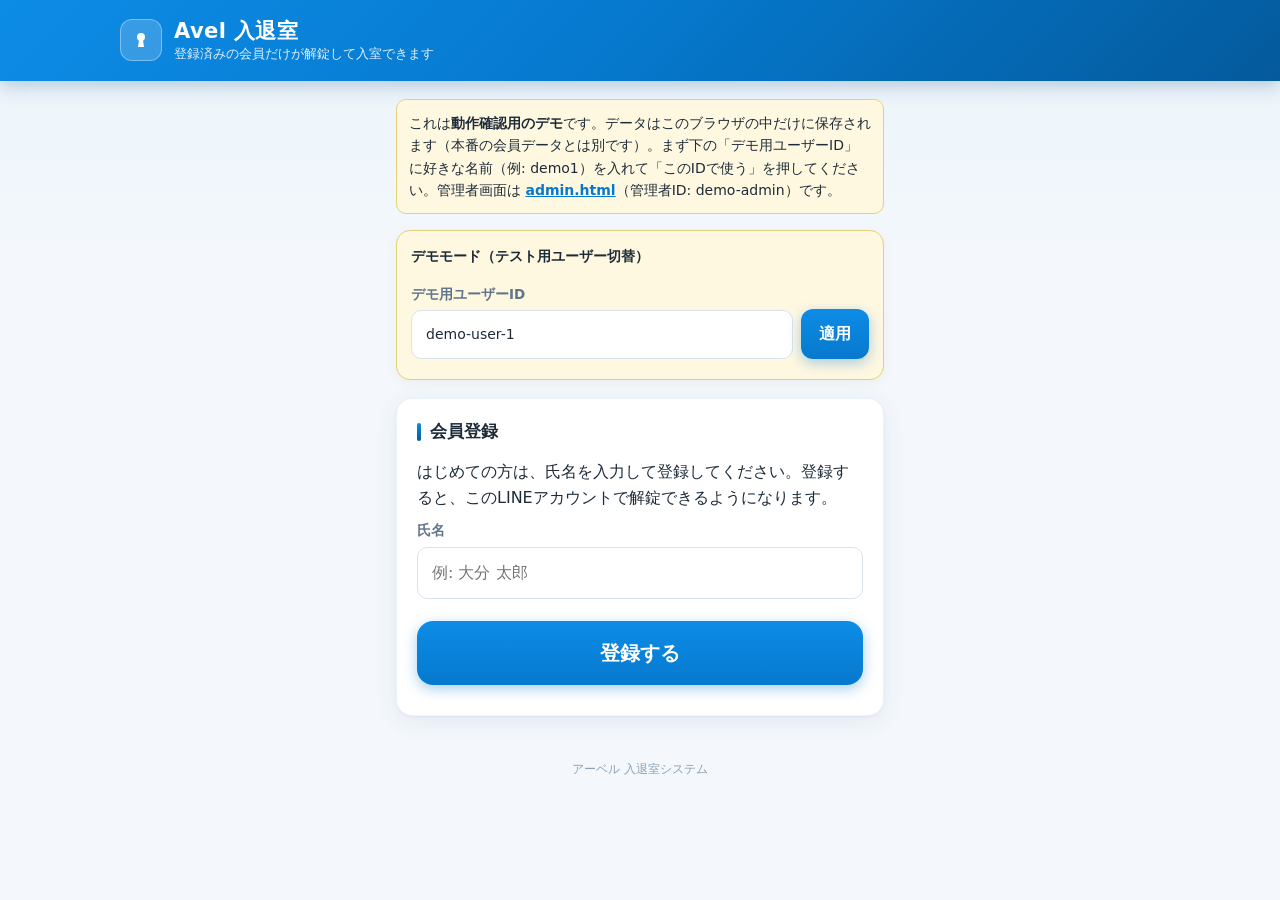
<file: index.html>
<!DOCTYPE html>
<html lang="ja">
<head>
<meta charset="UTF-8">
<meta name="viewport" content="width=device-width, initial-scale=1">
<title>アーベル 入退室</title>
<link rel="stylesheet" href="style.css">
<script src="https://static.line-scdn.net/liff/edge/2/sdk.js"></script>
</head>
<body>
<header class="app-header">
  <div class="brand">
    <span class="brand-mark" aria-hidden="true"><svg viewBox="0 0 24 24" fill="#fff"><circle cx="12" cy="9" r="4"/><path d="M10.1 11.6h3.8l1.1 7.4H9z"/></svg></span>
    <div>
      <h1>Avel 入退室</h1>
      <div class="subtitle">登録済みの会員だけが解錠して入室できます</div>
    </div>
  </div>
</header>

<main>
    <div class="static-demo-banner">これは<strong>動作確認用のデモ</strong>です。データはこのブラウザの中だけに保存されます（本番の会員データとは別です）。まず下の「デモ用ユーザーID」に好きな名前（例: demo1）を入れて「このIDで使う」を押してください。管理者画面は <a href="admin.html">admin.html</a>（管理者ID: demo-admin）です。</div>
  <!-- デモモード時のみ表示 -->
  <div id="demoBar" class="demo-bar hidden">
    <div class="title">デモモード（テスト用ユーザー切替）</div>
    <div class="inline-form">
      <div class="grow">
        <label for="demoUserId">デモ用ユーザーID</label>
        <input type="text" id="demoUserId" placeholder="例: demo-user-1">
      </div>
      <button id="demoApplyBtn" type="button">適用</button>
    </div>
  </div>

  <div id="message" class="message" role="alert"></div>

  <div id="loading" class="card">読み込み中…</div>

  <!-- 未登録時 -->
  <section id="registerView" class="card hidden">
    <h2>会員登録</h2>
    <p>はじめての方は、氏名を入力して登録してください。登録すると、このLINEアカウントで解錠できるようになります。</p>
    <label for="regName">氏名</label>
    <input type="text" id="regName" autocomplete="name" placeholder="例: 大分 太郎">
    <div class="actions">
      <button id="registerBtn" type="button" class="btn-big">登録する</button>
    </div>
  </section>

  <!-- 登録済み -->
  <div id="mainView" class="hidden">
    <section class="card">
      <h2><span id="memberName"></span> さん</h2>
      <div class="status-box">
        <div class="state" id="stateText">—</div>
        <div class="detail" id="stateDetail"></div>
      </div>
      <div id="eventModeNote" class="event-note hidden">イベントモード中：ドアが開いています。そのまま入室ボタンを押してください（解錠は行われません）</div>
      <button id="entryBtn" type="button" class="btn-big btn-entry"><svg class="btn-icon" viewBox="0 0 24 24" fill="none" stroke="currentColor" stroke-width="2.2" stroke-linecap="round" stroke-linejoin="round" aria-hidden="true"><circle cx="7.5" cy="16.5" r="4"/><path d="M10.8 13.2 20 4"/><path d="M15.2 9.3l2.8 2.8"/></svg><span>入室（解錠）</span></button>
      <p class="unlock-hint">※ 入室ボタンを押してから鍵が開くまで、約5秒かかります。そのままお待ちください。</p>
      <button id="exitBtn" type="button" class="btn-big btn-exit hidden"><svg class="btn-icon" viewBox="0 0 24 24" fill="none" stroke="currentColor" stroke-width="2.2" stroke-linecap="round" stroke-linejoin="round" aria-hidden="true"><path d="M9 21H5a2 2 0 0 1-2-2V5a2 2 0 0 1 2-2h4"/><path d="M16 17l5-5-5-5"/><path d="M21 12H9"/></svg><span>退室</span></button>
      <p class="small">退室の記録がない場合は、入室から12時間で自動退室扱いになります。</p>
    </section>

    <section class="card">
      <h2>あなたの順位</h2>
      <div class="rank-grid">
        <div class="rank-box">
          <div class="num" id="rankCount">—</div>
          <div class="lbl">利用回数</div>
        </div>
        <div class="rank-box">
          <div class="num" id="rankDuration">—</div>
          <div class="lbl">利用時間</div>
        </div>
      </div>
    </section>

    <section class="card">
      <h2>公式LINE連携</h2>
      <p class="link-status" id="lineLinkStatus"><span class="dot"></span><span id="lineLinkText">確認中…</span></p>
      <button id="lineLinkBtn" type="button" class="btn-line">公式LINEと連携する</button>
      <p class="small">連携すると、公式LINEのリッチメニューからも入室・退室の記録ができるようになります。</p>
    </section>

    <section class="card">
      <h2>ランキング</h2>
      <div class="tabs" id="periodTabs">
        <button type="button" data-period="month" class="active">今月</button>
        <button type="button" data-period="last_month">先月</button>
        <button type="button" data-period="all">全期間</button>
      </div>
      <div class="tabs" id="typeTabs">
        <button type="button" data-type="count" class="active">回数</button>
        <button type="button" data-type="duration">時間</button>
      </div>
      <div class="table-wrap">
        <table>
          <thead><tr><th>順位</th><th>名前</th><th>回数</th><th>時間</th></tr></thead>
          <tbody id="rankingBody"><tr><td colspan="4">読み込み中…</td></tr></tbody>
        </table>
      </div>
    </section>

    <section class="card">
      <h2>あなたの利用履歴</h2>
      <ul class="plain" id="historyList"><li>読み込み中…</li></ul>
    </section>
  </div>
</main>

<footer class="app-footer">アーベル 入退室システム</footer>
<script src="mock-backend.js"></script>
  <script src="app.js"></script>
</body>
</html>
</file>
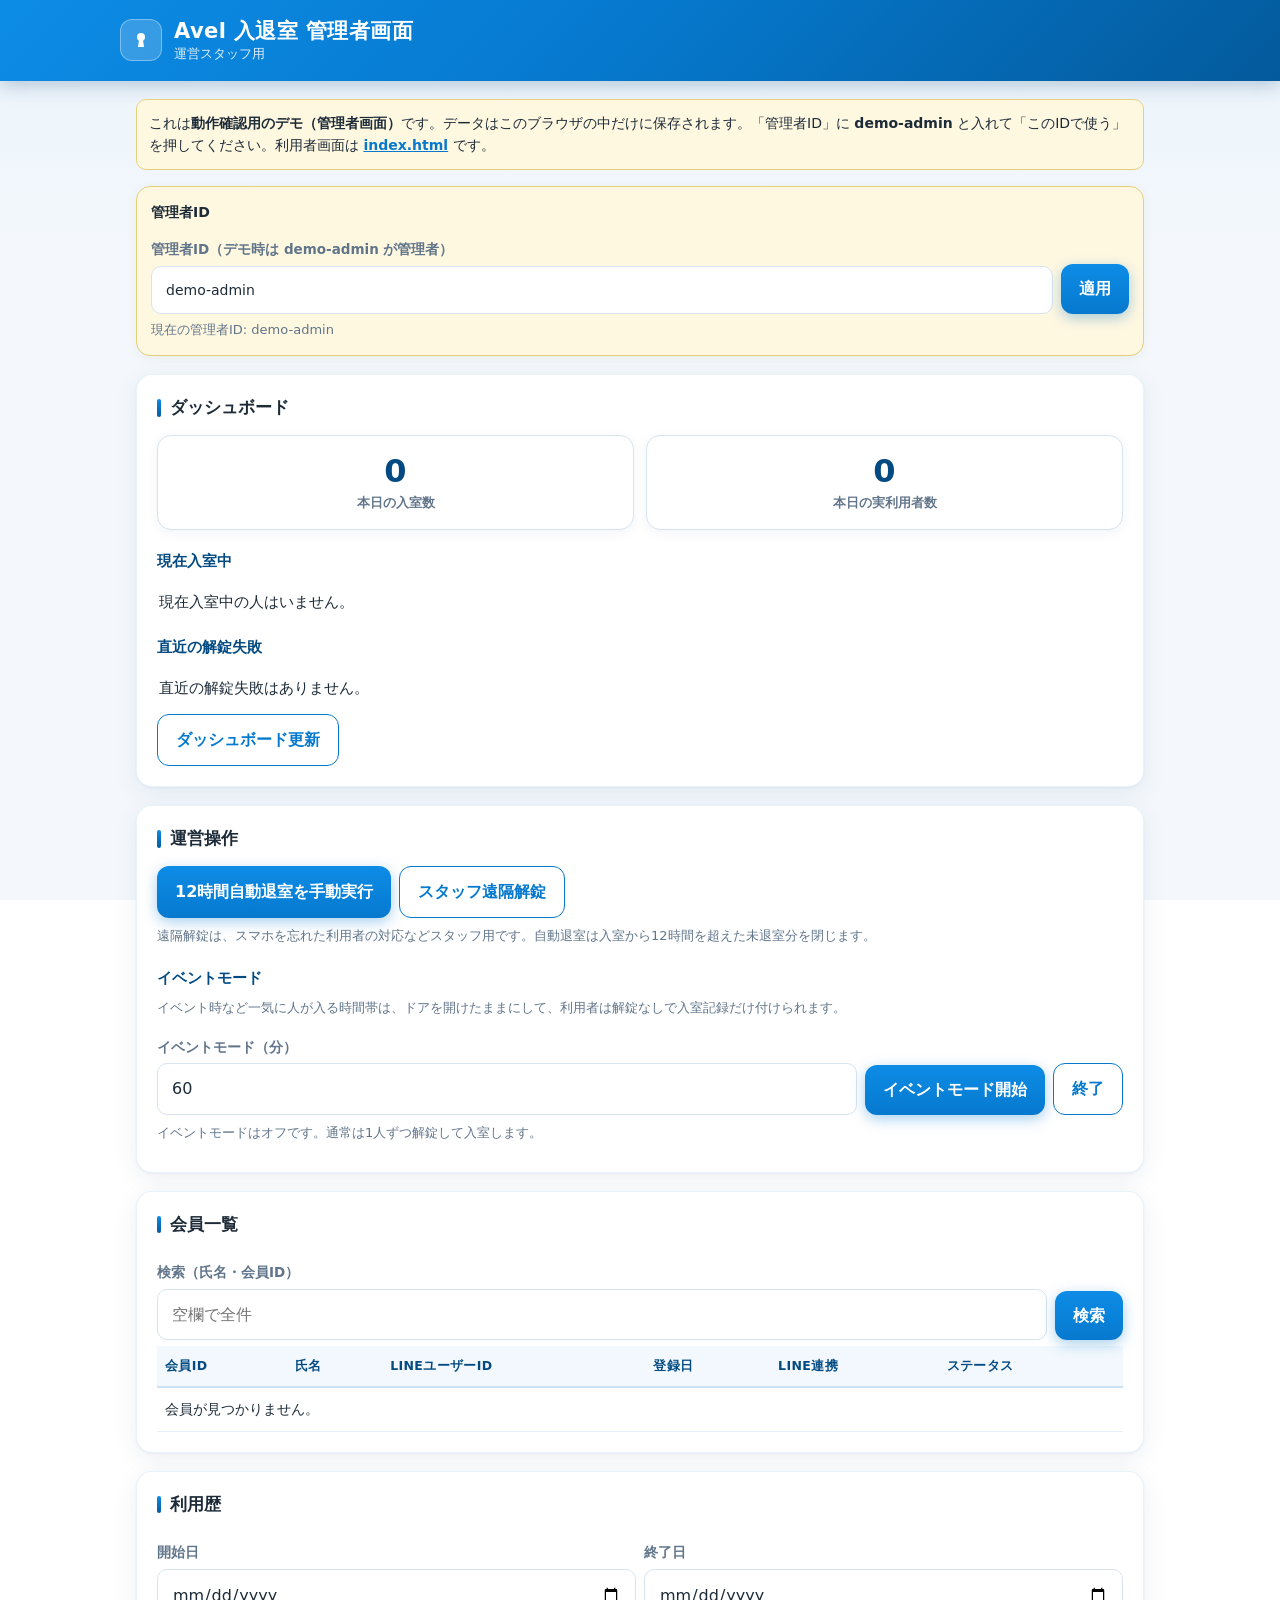
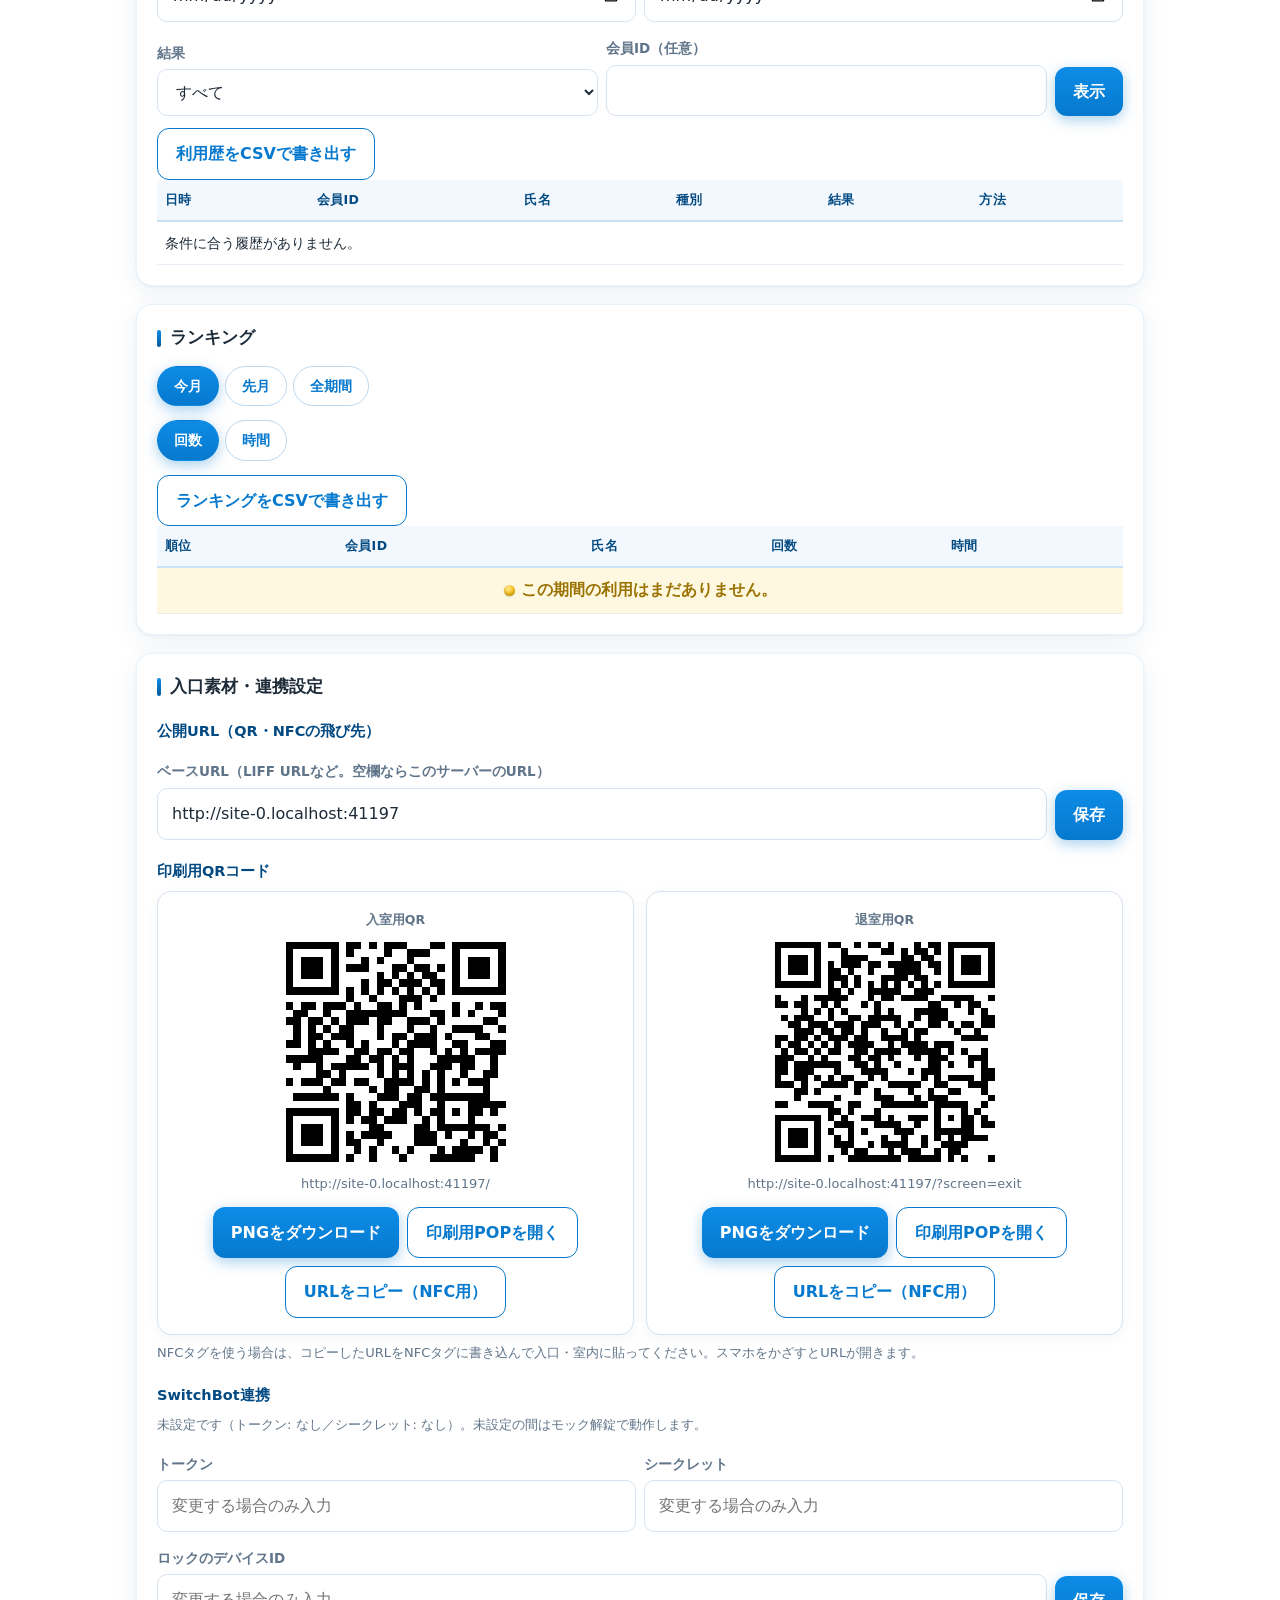
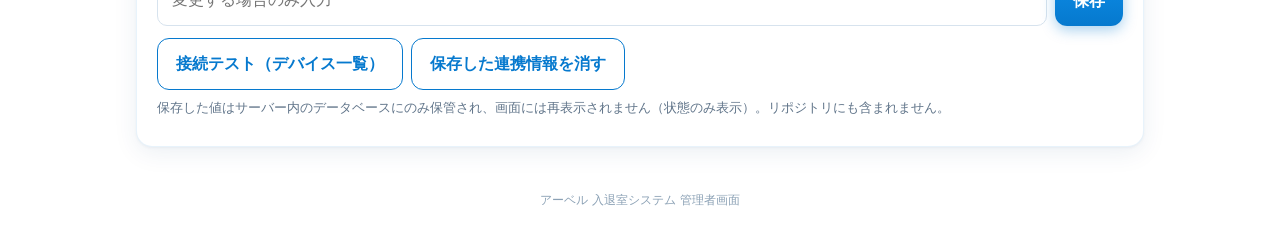
<file: admin.html>
<!DOCTYPE html>
<html lang="ja">
<head>
<meta charset="UTF-8">
<meta name="viewport" content="width=device-width, initial-scale=1">
<title>アーベル 入退室 管理者画面</title>
<link rel="stylesheet" href="style.css">
<script src="https://static.line-scdn.net/liff/edge/2/sdk.js"></script>
</head>
<body>
<header class="app-header">
  <div class="brand">
    <span class="brand-mark" aria-hidden="true"><svg viewBox="0 0 24 24" fill="#fff"><circle cx="12" cy="9" r="4"/><path d="M10.1 11.6h3.8l1.1 7.4H9z"/></svg></span>
    <div>
      <h1>Avel 入退室 管理者画面</h1>
      <div class="subtitle">運営スタッフ用</div>
    </div>
  </div>
</header>

<main class="wide">
    <div class="static-demo-banner">これは<strong>動作確認用のデモ（管理者画面）</strong>です。データはこのブラウザの中だけに保存されます。「管理者ID」に <strong>demo-admin</strong> と入れて「このIDで使う」を押してください。利用者画面は <a href="index.html">index.html</a> です。</div>
  <div class="demo-bar">
    <div class="title">管理者ID</div>
    <div class="inline-form">
      <div class="grow">
        <label for="adminId">管理者ID（デモ時は demo-admin が管理者）</label>
        <input type="text" id="adminId" value="demo-admin">
      </div>
      <button id="adminApplyBtn" type="button">適用</button>
    </div>
    <div class="small">現在の管理者ID: <span id="adminIdNow"></span></div>
  </div>

  <div id="message" class="message" role="alert"></div>

  <section class="card">
    <h2>ダッシュボード</h2>
    <div class="stat-grid">
      <div class="stat-box"><div class="num" id="todayEntries">—</div><div class="lbl">本日の入室数</div></div>
      <div class="stat-box"><div class="num" id="todayUnique">—</div><div class="lbl">本日の実利用者数</div></div>
    </div>
    <h3>現在入室中</h3>
    <ul class="plain" id="insideList"><li>読み込み中…</li></ul>
    <h3>直近の解錠失敗</h3>
    <ul class="plain" id="failureList"><li>読み込み中…</li></ul>
    <div class="actions">
      <button id="refreshDashBtn" type="button" class="secondary">ダッシュボード更新</button>
    </div>
  </section>

  <section class="card">
    <h2>運営操作</h2>
    <div class="actions">
      <button id="autoExitBtn" type="button">12時間自動退室を手動実行</button>
      <button id="unlockBtn" type="button" class="secondary">スタッフ遠隔解錠</button>
    </div>
    <p class="small">遠隔解錠は、スマホを忘れた利用者の対応などスタッフ用です。自動退室は入室から12時間を超えた未退室分を閉じます。</p>
    <h3>イベントモード</h3>
    <p class="small">イベント時など一気に人が入る時間帯は、ドアを開けたままにして、利用者は解錠なしで入室記録だけ付けられます。</p>
    <div class="inline-form"><div class="grow"><label for="eventMinutes">イベントモード（分）</label><input type="number" id="eventMinutes" value="60" min="5" step="5"></div><button id="eventModeBtn" type="button">イベントモード開始</button><button id="eventModeOffBtn" type="button" class="secondary">終了</button></div><p class="small" id="eventModeStatus"></p>
  </section>

  <section class="card">
    <h2>会員一覧</h2>
    <div class="inline-form">
      <div class="grow">
        <label for="memberQuery">検索（氏名・会員ID）</label>
        <input type="text" id="memberQuery" placeholder="空欄で全件">
      </div>
      <button id="memberSearchBtn" type="button">検索</button>
    </div>
    <div class="table-wrap">
      <table>
        <thead><tr><th>会員ID</th><th>氏名</th><th>LINEユーザーID</th><th>登録日</th><th>LINE連携</th><th>ステータス</th></tr></thead>
        <tbody id="memberBody"><tr><td colspan="5">読み込み中…</td></tr></tbody>
      </table>
    </div>
  </section>

  <section class="card">
    <h2>利用歴</h2>
    <div class="inline-form">
      <div class="grow"><label for="histFrom">開始日</label><input type="date" id="histFrom"></div>
      <div class="grow"><label for="histTo">終了日</label><input type="date" id="histTo"></div>
    </div>
    <div class="inline-form">
      <div class="grow">
        <label for="histResult">結果</label>
        <select id="histResult">
          <option value="">すべて</option>
          <option value="success">成功</option>
          <option value="denied_unregistered">未登録のため不可</option>
          <option value="denied_suspended">利用停止のため不可</option>
          <option value="error">エラー</option>
        </select>
      </div>
      <div class="grow"><label for="histMember">会員ID（任意）</label><input type="text" id="histMember"></div>
      <button id="histSearchBtn" type="button">表示</button>
    </div>
    <div class="actions">
      <a id="histCsvLink" class="btn secondary" href="#" target="_blank" rel="noopener">利用歴をCSVで書き出す</a>
    </div>
    <div class="table-wrap">
      <table>
        <thead><tr><th>日時</th><th>会員ID</th><th>氏名</th><th>種別</th><th>結果</th><th>方法</th></tr></thead>
        <tbody id="historyBody"><tr><td colspan="6">読み込み中…</td></tr></tbody>
      </table>
    </div>
  </section>

  <section class="card">
    <h2>ランキング</h2>
    <div class="tabs" id="rankPeriodTabs">
      <button type="button" data-period="month" class="active">今月</button>
      <button type="button" data-period="last_month">先月</button>
      <button type="button" data-period="all">全期間</button>
    </div>
    <div class="tabs" id="rankTypeTabs">
      <button type="button" data-type="count" class="active">回数</button>
      <button type="button" data-type="duration">時間</button>
    </div>
    <div class="actions">
      <a id="rankCsvLink" class="btn secondary" href="#" target="_blank" rel="noopener">ランキングをCSVで書き出す</a>
    </div>
    <div class="table-wrap">
      <table>
        <thead><tr><th>順位</th><th>会員ID</th><th>氏名</th><th>回数</th><th>時間</th></tr></thead>
        <tbody id="rankingBody"><tr><td colspan="5">読み込み中…</td></tr></tbody>
      </table>
    </div>
  </section>
  <section class="card">
    <h2>入口素材・連携設定</h2>

    <h3>公開URL（QR・NFCの飛び先）</h3>
    <div class="inline-form">
      <div class="grow">
        <label for="baseUrlInput">ベースURL（LIFF URLなど。空欄ならこのサーバーのURL）</label>
        <input type="text" id="baseUrlInput" placeholder="https://liff.line.me/xxxx">
      </div>
      <button id="baseUrlSaveBtn" type="button">保存</button>
    </div>

    <h3>印刷用QRコード</h3>
    <div class="stat-grid">
      <div class="stat-box">
        <div class="lbl">入室用QR</div>
        <div id="qrEntry" style="margin:12px auto;width:220px"></div>
        <div class="small" id="entryUrlText" style="word-break:break-all"></div>
        <div class="actions">
          <button id="qrEntryPng" type="button">PNGをダウンロード</button>
          <button id="qrEntryPop" type="button" class="secondary">印刷用POPを開く</button>
          <button id="copyEntryUrl" type="button" class="secondary">URLをコピー（NFC用）</button>
        </div>
      </div>
      <div class="stat-box">
        <div class="lbl">退室用QR</div>
        <div id="qrExit" style="margin:12px auto;width:220px"></div>
        <div class="small" id="exitUrlText" style="word-break:break-all"></div>
        <div class="actions">
          <button id="qrExitPng" type="button">PNGをダウンロード</button>
          <button id="qrExitPop" type="button" class="secondary">印刷用POPを開く</button>
          <button id="copyExitUrl" type="button" class="secondary">URLをコピー（NFC用）</button>
        </div>
      </div>
    </div>
    <p class="small">NFCタグを使う場合は、コピーしたURLをNFCタグに書き込んで入口・室内に貼ってください。スマホをかざすとURLが開きます。</p>

    <h3>SwitchBot連携</h3>
    <p class="small" id="sbStatus">状態を確認中…</p>
    <div class="inline-form">
      <div class="grow"><label for="sbToken">トークン</label><input type="password" id="sbToken" autocomplete="off" placeholder="変更する場合のみ入力"></div>
      <div class="grow"><label for="sbSecret">シークレット</label><input type="password" id="sbSecret" autocomplete="off" placeholder="変更する場合のみ入力"></div>
    </div>
    <div class="inline-form">
      <div class="grow"><label for="sbDevice">ロックのデバイスID</label><input type="text" id="sbDevice" autocomplete="off" placeholder="変更する場合のみ入力"></div>
      <button id="sbSaveBtn" type="button">保存</button>
    </div>
    <div class="actions">
      <button id="sbTestBtn" type="button" class="secondary">接続テスト（デバイス一覧）</button>
      <button id="sbClearBtn" type="button" class="secondary">保存した連携情報を消す</button>
    </div>
    <ul class="plain" id="sbTestResult"></ul>
    <p class="small">保存した値はサーバー内のデータベースにのみ保管され、画面には再表示されません（状態のみ表示）。リポジトリにも含まれません。</p>
  </section>
</main>

<footer class="app-footer">アーベル 入退室システム 管理者画面</footer>
<script src="vendor/qrcode.min.js"></script>
<script src="mock-backend.js"></script>
  <script src="admin.js"></script>
<script src="integration.js"></script>
</body>
</html>
</file>
<file: style.css>
/* アーベル入退室システム 共通スタイル
   基調色: 青 #0679CE / スマホ前提・大きめボタン・カード型レイアウト */

:root {
  --blue: #0679ce;
  --blue-bright: #0d8ce6;
  --blue-dark: #045a9c;
  --blue-deep: #034a82;
  --blue-light: #e8f3fb;
  --blue-pale: #f2f8fd;
  --text: #1d2b38;
  --gray: #61758a;
  --gray-light: #8ba1b5;
  --border: #d7e3ee;
  --error-bg: #fdecec;
  --error-text: #b3261e;
  --ok-bg: #e7f6ec;
  --ok-text: #146c2e;
  --in-bg: #e2f6e9;
  --in-text: #0f7a33;
  --out-bg: #e6edf3;
  --out-text: #54687c;
  --shadow-card: 0 6px 24px rgba(4, 60, 110, 0.08), 0 1px 3px rgba(4, 60, 110, 0.05);
  --shadow-btn: 0 4px 14px rgba(6, 121, 206, 0.35);
  --radius: 16px;
}

* { box-sizing: border-box; }

body {
  margin: 0;
  font-family: system-ui, -apple-system, "Hiragino Kaku Gothic ProN",
    "Hiragino Sans", "Noto Sans JP", Meiryo, sans-serif;
  color: var(--text);
  background: linear-gradient(180deg, #e9f3fb 0, #f4f8fc 260px, #f4f8fc 100%);
  background-attachment: fixed;
  line-height: 1.6;
  -webkit-text-size-adjust: 100%;
}

/* ---------- ヘッダー ---------- */
header.app-header {
  background: linear-gradient(135deg, var(--blue-bright) 0%, var(--blue) 48%, var(--blue-dark) 100%);
  color: #fff;
  padding: 18px 20px;
  box-shadow: 0 4px 18px rgba(4, 60, 110, 0.25);
}
header.app-header .brand {
  display: flex;
  align-items: center;
  gap: 12px;
  max-width: 1040px;
  margin: 0 auto;
}
header.app-header .brand-mark {
  flex: none;
  width: 42px;
  height: 42px;
  border-radius: 12px;
  background: rgba(255, 255, 255, 0.18);
  border: 1px solid rgba(255, 255, 255, 0.35);
  display: flex;
  align-items: center;
  justify-content: center;
}
header.app-header .brand-mark svg { width: 24px; height: 24px; display: block; }
header.app-header h1 {
  margin: 0;
  font-size: 21px;
  font-weight: 800;
  letter-spacing: 0.02em;
  line-height: 1.3;
}
header.app-header .subtitle {
  font-size: 12.5px;
  opacity: 0.88;
  line-height: 1.4;
}

/* ---------- レイアウト ---------- */
main {
  max-width: 520px;
  margin: 0 auto;
  padding: 18px 16px 8px;
}
main.wide { max-width: 1040px; }

.card {
  background: #fff;
  border: 1px solid rgba(6, 121, 206, 0.09);
  border-radius: var(--radius);
  box-shadow: var(--shadow-card);
  padding: 20px;
  margin-bottom: 18px;
}
.card h2 {
  margin: 0 0 14px;
  font-size: 16.5px;
  font-weight: 700;
  color: var(--text);
  display: flex;
  align-items: center;
}
.card h2::before {
  content: "";
  flex: none;
  width: 4px;
  height: 1.05em;
  border-radius: 2px;
  background: linear-gradient(180deg, var(--blue-bright), var(--blue-dark));
  margin-right: 9px;
}
.card h3 {
  margin: 20px 0 8px;
  font-size: 14.5px;
  font-weight: 700;
  color: var(--blue-deep);
}
.card p { margin: 8px 0; }

/* ---------- メッセージ ---------- */
.message {
  display: none;
  border-radius: 12px;
  padding: 12px 14px;
  margin-bottom: 16px;
  font-size: 15px;
  font-weight: 600;
  white-space: pre-wrap;
  border: 1px solid transparent;
}
.message.show { display: block; }
.message.error { background: var(--error-bg); color: var(--error-text); border-color: #f3c1bd; }
.message.ok { background: var(--ok-bg); color: var(--ok-text); border-color: #bfe6cc; }

/* ---------- ボタン ---------- */
button, .btn {
  font: inherit;
  cursor: pointer;
  border: none;
  border-radius: 12px;
  padding: 12px 18px;
  background: linear-gradient(180deg, var(--blue-bright), var(--blue));
  box-shadow: var(--shadow-btn);
  color: #fff;
  font-size: 16px;
  font-weight: 700;
  text-decoration: none;
  display: inline-block;
  text-align: center;
  transition: transform 0.12s ease, box-shadow 0.12s ease, background 0.15s ease, opacity 0.15s ease;
  -webkit-tap-highlight-color: transparent;
}
button:hover, .btn:hover { background: linear-gradient(180deg, var(--blue), var(--blue-dark)); }
button:active, .btn:active { transform: translateY(1px) scale(0.99); box-shadow: 0 2px 8px rgba(6, 121, 206, 0.3); }
button:disabled { background: #a9c3d8; box-shadow: none; cursor: not-allowed; transform: none; }
button.secondary, .btn.secondary {
  background: #fff;
  color: var(--blue);
  border: 1.5px solid var(--blue);
  box-shadow: none;
}
button.secondary:hover, .btn.secondary:hover { background: var(--blue-light); }
button.secondary:disabled { border-color: #a9c3d8; color: #a9c3d8; background: #fff; }
button.danger { background: linear-gradient(180deg, #c9332b, #b3261e); box-shadow: 0 4px 14px rgba(179, 38, 30, 0.3); }
button.danger:hover { background: #8c1d17; }

.btn-big {
  display: flex;
  align-items: center;
  justify-content: center;
  gap: 10px;
  width: 100%;
  min-height: 64px;
  padding: 16px 20px;
  font-size: 20px;
  font-weight: 800;
  border-radius: var(--radius);
  margin: 10px 0;
}
.btn-big .btn-icon { width: 26px; height: 26px; flex: none; }

/* 主役ボタン: 入室（解錠） */
.btn-entry {
  min-height: 78px;
  font-size: 23px;
  letter-spacing: 0.03em;
  background: linear-gradient(135deg, var(--blue-bright) 0%, var(--blue) 55%, var(--blue-dark) 100%);
  box-shadow: 0 12px 28px rgba(6, 121, 206, 0.42), 0 2px 6px rgba(6, 121, 206, 0.3);
  animation: entry-pulse 2.6s ease-in-out infinite;
}
.btn-entry:hover { background: linear-gradient(135deg, var(--blue) 0%, var(--blue-dark) 100%); }
.btn-entry:active { transform: scale(0.98); animation: none; box-shadow: 0 4px 12px rgba(6, 121, 206, 0.35); }
.btn-entry:disabled { animation: none; }
@keyframes entry-pulse {
  0%, 100% { box-shadow: 0 12px 28px rgba(6, 121, 206, 0.42), 0 0 0 0 rgba(6, 121, 206, 0.28); }
  50% { box-shadow: 0 12px 28px rgba(6, 121, 206, 0.42), 0 0 0 9px rgba(6, 121, 206, 0); }
}
@media (prefers-reduced-motion: reduce) {
  .btn-entry { animation: none; }
  button, .btn { transition: none; }
}

/* 副次ボタン: 退室 */
.btn-exit {
  min-height: 60px;
  font-size: 18px;
  font-weight: 700;
  background: #fff;
  color: #3d5a74;
  border: 2px solid #c3d5e4;
  box-shadow: 0 2px 8px rgba(4, 60, 110, 0.06);
}
.btn-exit:hover { background: var(--blue-pale); border-color: var(--blue); color: var(--blue-dark); }
.btn-exit .btn-icon { width: 22px; height: 22px; }

/* ---------- フォーム ---------- */
label { display: block; font-size: 13.5px; font-weight: 600; color: var(--gray); margin: 10px 0 5px; }
input[type="text"], input[type="date"], input[type="number"],
input[type="password"], select {
  font: inherit;
  width: 100%;
  padding: 12px 14px;
  border: 1.5px solid var(--border);
  border-radius: 10px;
  background: #fff;
  color: var(--text);
  transition: border-color 0.15s ease, box-shadow 0.15s ease;
}
input[type="text"]:focus, input[type="date"]:focus, input[type="number"]:focus,
input[type="password"]:focus, select:focus {
  outline: none;
  border-color: var(--blue);
  box-shadow: 0 0 0 3px rgba(6, 121, 206, 0.18);
}
.inline-form { display: flex; gap: 8px; align-items: flex-end; margin-bottom: 6px; }
.inline-form .grow { flex: 1; min-width: 0; }
.inline-form button { white-space: nowrap; }

/* ---------- 状態表示 ---------- */
.status-box {
  background: linear-gradient(180deg, #f4faff, var(--blue-light));
  border: 1px solid #d3e7f6;
  border-radius: 14px;
  padding: 16px 14px 14px;
  text-align: center;
  margin-bottom: 10px;
}
/* 状態ピル（既定は青系。JS が .is-in / .is-out を付けると色が切り替わる） */
.status-box .state {
  display: inline-flex;
  align-items: center;
  gap: 8px;
  padding: 7px 20px;
  border-radius: 999px;
  background: #dcecf8;
  color: var(--blue-deep);
  font-size: 19px;
  font-weight: 800;
  letter-spacing: 0.02em;
  line-height: 1.35;
}
.status-box .state::before {
  content: "";
  flex: none;
  width: 9px;
  height: 9px;
  border-radius: 50%;
  background: var(--blue);
}
.status-box .state.is-in { background: var(--in-bg); color: var(--in-text); }
.status-box .state.is-in::before { background: #1db954; box-shadow: 0 0 0 3px rgba(29, 185, 84, 0.2); }
.status-box .state.is-out { background: var(--out-bg); color: var(--out-text); }
.status-box .state.is-out::before { background: #93a7ba; box-shadow: none; }
.status-box .detail { font-size: 13.5px; color: var(--gray); margin-top: 9px; min-height: 1.2em; }

/* イベントモードの注意書き（app.js が .hidden を外して表示する） */
.event-note {
  background: #fff6dd;
  border: 1.5px solid #ecc95c;
  color: #7a5b00;
  border-radius: 12px;
  padding: 11px 13px;
  font-size: 14px;
  font-weight: 700;
  line-height: 1.55;
  margin: 10px 0;
}

/* ---------- タブ ---------- */
.tabs { display: flex; gap: 6px; margin: 10px 0 14px; flex-wrap: wrap; }
.tabs button {
  background: #fff;
  color: var(--blue);
  border: 1.5px solid #bcd8ef;
  box-shadow: none;
  padding: 8px 16px;
  font-size: 14px;
  font-weight: 700;
  border-radius: 999px;
}
.tabs button:hover { background: var(--blue-light); }
.tabs button.active {
  background: linear-gradient(180deg, var(--blue-bright), var(--blue));
  border-color: transparent;
  color: #fff;
  box-shadow: var(--shadow-btn);
}

/* ---------- 表 ---------- */
table { width: 100%; border-collapse: collapse; font-size: 14px; }
th, td { padding: 10px 8px; text-align: left; vertical-align: middle; }
thead th {
  background: var(--blue-pale);
  color: var(--blue-deep);
  font-size: 12.5px;
  font-weight: 700;
  letter-spacing: 0.03em;
  white-space: nowrap;
  border-bottom: 2px solid #c9e2f4;
}
tbody td { border-bottom: 1px solid #e6eff7; }
tbody tr { transition: background 0.1s ease; }
tbody tr:nth-child(even) { background: #f8fbfe; }
tbody tr:hover { background: var(--blue-pale); }
.table-wrap { overflow-x: auto; -webkit-overflow-scrolling: touch; }

/* ランキング: 順位セルと上位3位の強調 */
#rankingBody td:first-child {
  text-align: center;
  font-weight: 800;
  color: var(--blue-dark);
  white-space: nowrap;
  width: 72px;
}
#rankingBody tr:nth-child(1) { background: #fff8e1; }
#rankingBody tr:nth-child(2) { background: #f4f7fa; }
#rankingBody tr:nth-child(3) { background: #fdf1e7; }
#rankingBody tr:nth-child(-n+3) td:first-child::before {
  content: "";
  display: inline-block;
  width: 11px;
  height: 11px;
  border-radius: 50%;
  margin-right: 6px;
  vertical-align: -1px;
  box-shadow: inset 0 -2px 3px rgba(0, 0, 0, 0.18), 0 1px 2px rgba(0, 0, 0, 0.15);
}
#rankingBody tr:nth-child(1) td:first-child::before { background: radial-gradient(circle at 35% 30%, #ffe98a, #f2b705 70%); }
#rankingBody tr:nth-child(2) td:first-child::before { background: radial-gradient(circle at 35% 30%, #ffffff, #b9c6d2 70%); }
#rankingBody tr:nth-child(3) td:first-child::before { background: radial-gradient(circle at 35% 30%, #ffc79a, #c97b3d 70%); }
#rankingBody tr:nth-child(1) td:first-child { color: #9a7200; font-size: 15.5px; }
#rankingBody tr:nth-child(2) td:first-child { color: #5d7183; font-size: 15.5px; }
#rankingBody tr:nth-child(3) td:first-child { color: #9a5a24; font-size: 15.5px; }

/* ---------- リスト ---------- */
ul.plain { list-style: none; margin: 0; padding: 0; }
ul.plain li {
  display: flex;
  align-items: baseline;
  gap: 9px;
  flex-wrap: wrap;
  padding: 10px 2px;
  border-bottom: 1px solid #e6eff7;
  font-size: 14.5px;
}
ul.plain li:last-child { border-bottom: none; padding-bottom: 2px; }

.badge {
  display: inline-block;
  flex: none;
  font-size: 12px;
  font-weight: 700;
  padding: 3px 10px;
  border-radius: 999px;
  background: var(--blue-light);
  color: var(--blue-dark);
  line-height: 1.5;
}
.badge.ng { background: var(--error-bg); color: var(--error-text); }

/* ---------- 自分の順位（ミニカード） ---------- */
.rank-grid { display: flex; gap: 12px; }
.rank-box {
  flex: 1;
  background: linear-gradient(180deg, #f4faff, #e9f4fd);
  border: 1px solid #d3e7f6;
  border-radius: 14px;
  padding: 16px 10px 13px;
  text-align: center;
}
.rank-box .num {
  font-size: 27px;
  font-weight: 800;
  color: var(--blue-deep);
  line-height: 1.25;
  letter-spacing: 0.01em;
}
.rank-box .lbl { font-size: 12.5px; font-weight: 700; color: var(--gray); margin-top: 3px; }

/* ---------- 管理者: 統計カード ---------- */
.stat-grid { display: flex; gap: 12px; flex-wrap: wrap; }
.stat-box {
  flex: 1 1 180px;
  background: #fff;
  border: 1px solid var(--border);
  border-radius: 14px;
  box-shadow: 0 3px 12px rgba(4, 60, 110, 0.05);
  padding: 16px;
  text-align: center;
}
.stat-box .num {
  font-size: 32px;
  font-weight: 800;
  color: var(--blue-deep);
  line-height: 1.2;
}
.stat-box .lbl { font-size: 12.5px; font-weight: 700; color: var(--gray); margin-top: 2px; }
.stat-box .actions { justify-content: center; }

/* ---------- デモバー ---------- */
.demo-bar {
  background: #fff8e1;
  border: 1px solid #e6cf7a;
  border-radius: 14px;
  box-shadow: 0 3px 12px rgba(120, 90, 0, 0.06);
  padding: 14px;
  margin-bottom: 18px;
  font-size: 14px;
}
.demo-bar .title { font-weight: 700; margin-bottom: 6px; }

/* ---------- ユーティリティ ---------- */
.hidden { display: none !important; }

/* ローディング表示（解錠など時間がかかる処理用） */
@keyframes abel-spin { to { transform: rotate(360deg); } }

#loading { text-align: center; color: var(--blue-dark, #045a9c); font-weight: 700; }
#loading::before {
  content: "";
  display: block;
  width: 34px; height: 34px;
  margin: 6px auto 12px;
  border-radius: 50%;
  border: 4px solid rgba(6, 121, 206, .2);
  border-top-color: #0679CE;
  animation: abel-spin .8s linear infinite;
}

button.is-loading { pointer-events: none; opacity: .88; }
button.is-loading .btn-icon { display: none; }
button.is-loading::before {
  content: "";
  flex: none;
  width: 22px; height: 22px;
  border-radius: 50%;
  border: 3px solid rgba(255, 255, 255, .35);
  border-top-color: #fff;
  animation: abel-spin .7s linear infinite;
}
button.btn-exit.is-loading::before,
button.secondary.is-loading::before {
  border-color: rgba(6, 121, 206, .25);
  border-top-color: #0679CE;
}

@media (prefers-reduced-motion: reduce) {
  #loading::before, button.is-loading::before { animation-duration: 2.4s; }
}

/* 解錠は実測で約5秒かかるため、ボタンの背景自体が左から満ちていく表示にする */
@keyframes abel-progress { from { width: 0; } to { width: 96%; } }
button.btn-entry.is-loading, #unlockBtn.is-loading { position: relative; z-index: 0; overflow: hidden; }
button.btn-entry.is-loading::after, #unlockBtn.is-loading::after {
  content: "";
  position: absolute;
  top: 0; bottom: 0; left: 0;
  width: 0;
  z-index: -1;
  animation: abel-progress 5s linear forwards;
}
button.btn-entry.is-loading::after { background: rgba(2, 48, 84, .5); }
#unlockBtn.is-loading::after { background: rgba(6, 121, 206, .22); }
.unlock-hint { margin: 10px 2px 0; font-size: 12.5px; color: var(--muted, #5b6b7a); }

/* 公式LINE連携カード */
.link-status { display: flex; align-items: center; gap: 8px; font-weight: 700; margin: 4px 0 12px; }
.link-status .dot { width: 10px; height: 10px; border-radius: 50%; background: #b6c2cc; flex: none; }
.link-status.linked .dot { background: #06C755; }
.link-status .when { font-weight: 400; font-size: 12.5px; color: var(--muted, #5b6b7a); }
.btn-line {
  width: 100%;
  border: none;
  border-radius: 999px;
  padding: 13px;
  font-size: 15px;
  font-weight: 700;
  color: #fff;
  background: #06C755;
  cursor: pointer;
}
.btn-line:active { transform: scale(.99); }
.small { font-size: 13px; color: var(--gray); }
.actions { display: flex; gap: 8px; flex-wrap: wrap; margin-top: 12px; }
footer.app-footer { text-align: center; color: var(--gray-light); font-size: 12px; padding: 18px 16px 26px; }

@media (max-width: 560px) {
  main { padding: 14px 12px 4px; }
  .card { padding: 16px 14px; }
  header.app-header { padding: 15px 14px; }
  header.app-header h1 { font-size: 19px; }
  .btn-entry { min-height: 74px; font-size: 22px; }
  .inline-form { flex-wrap: wrap; }
}

/* GitHub Pages デモ用バナー */
.static-demo-banner {
  background: #fff8e1;
  border: 1px solid #e6cf7a;
  border-radius: 10px;
  padding: 12px;
  margin: 0 auto 16px;
  max-width: 1040px;
  font-size: 14px;
  line-height: 1.6;
}
.static-demo-banner a { color: #0679CE; font-weight: 700; }
</file>
